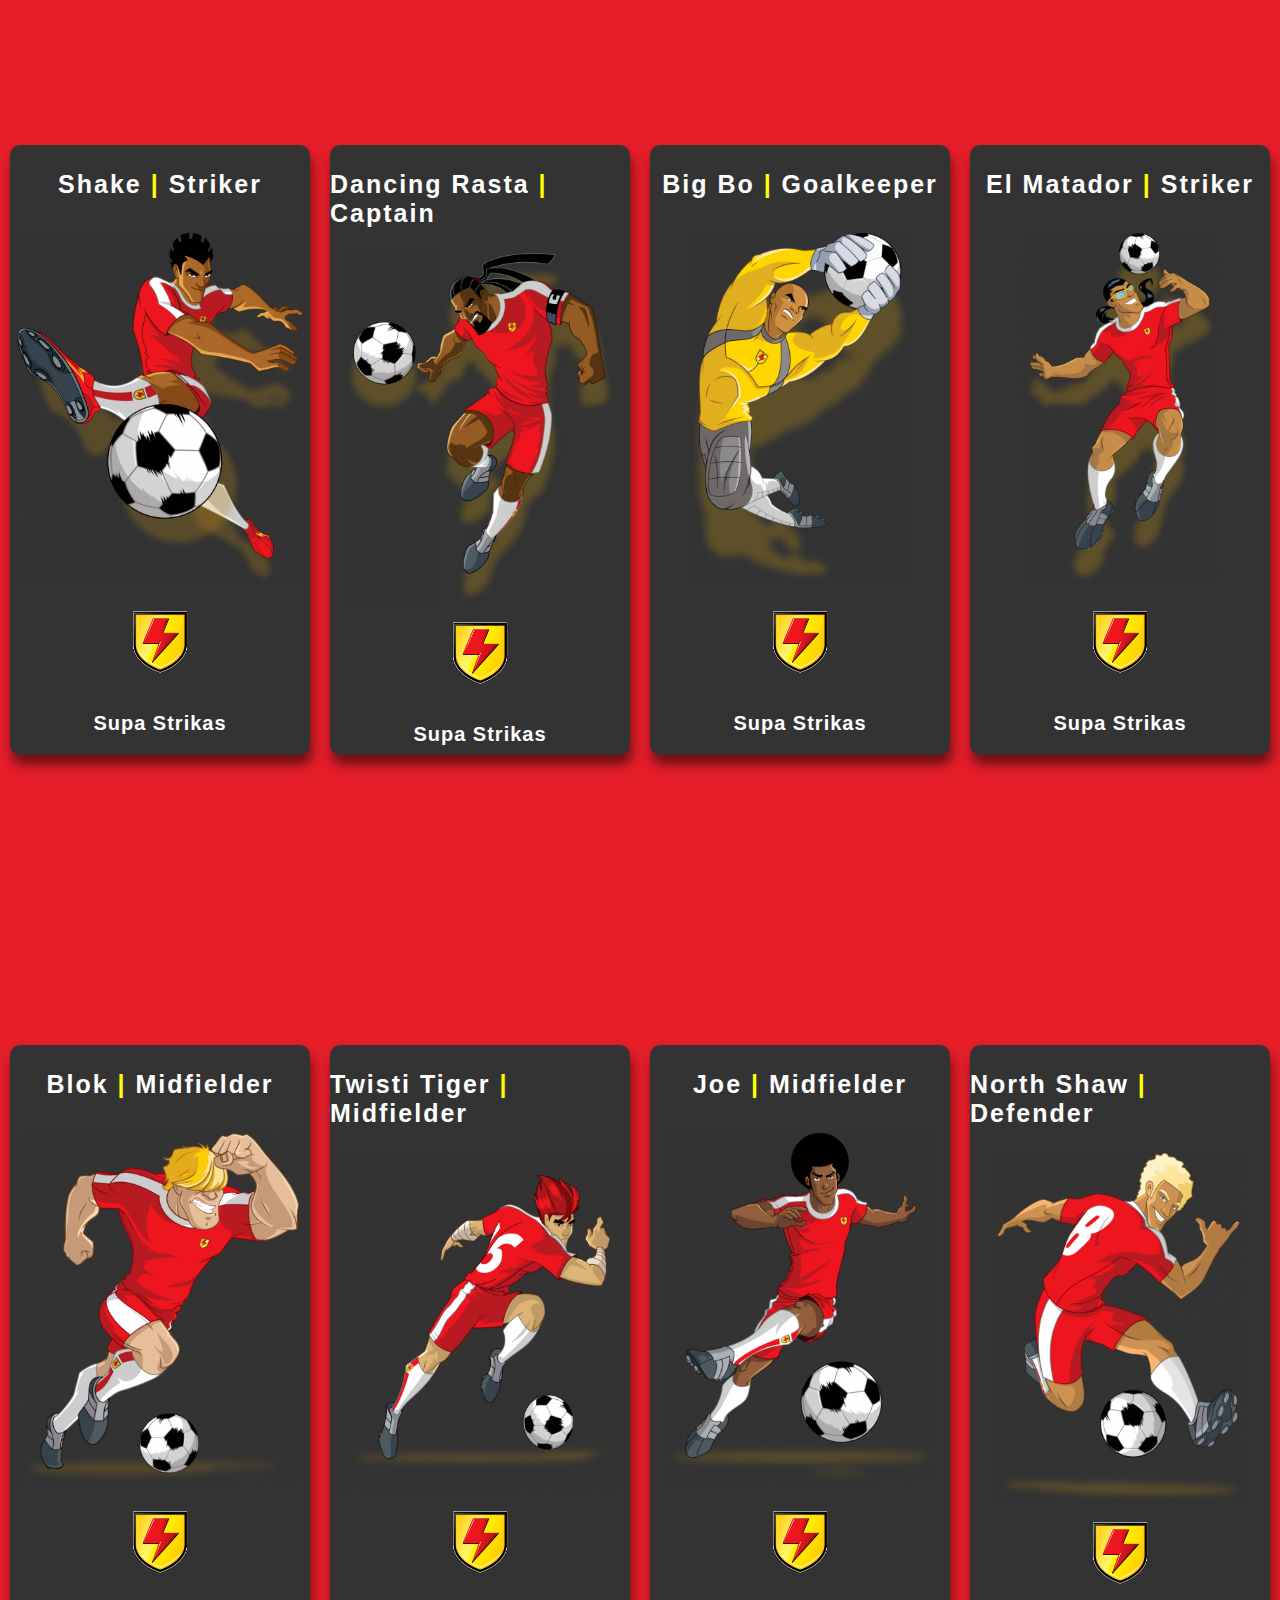
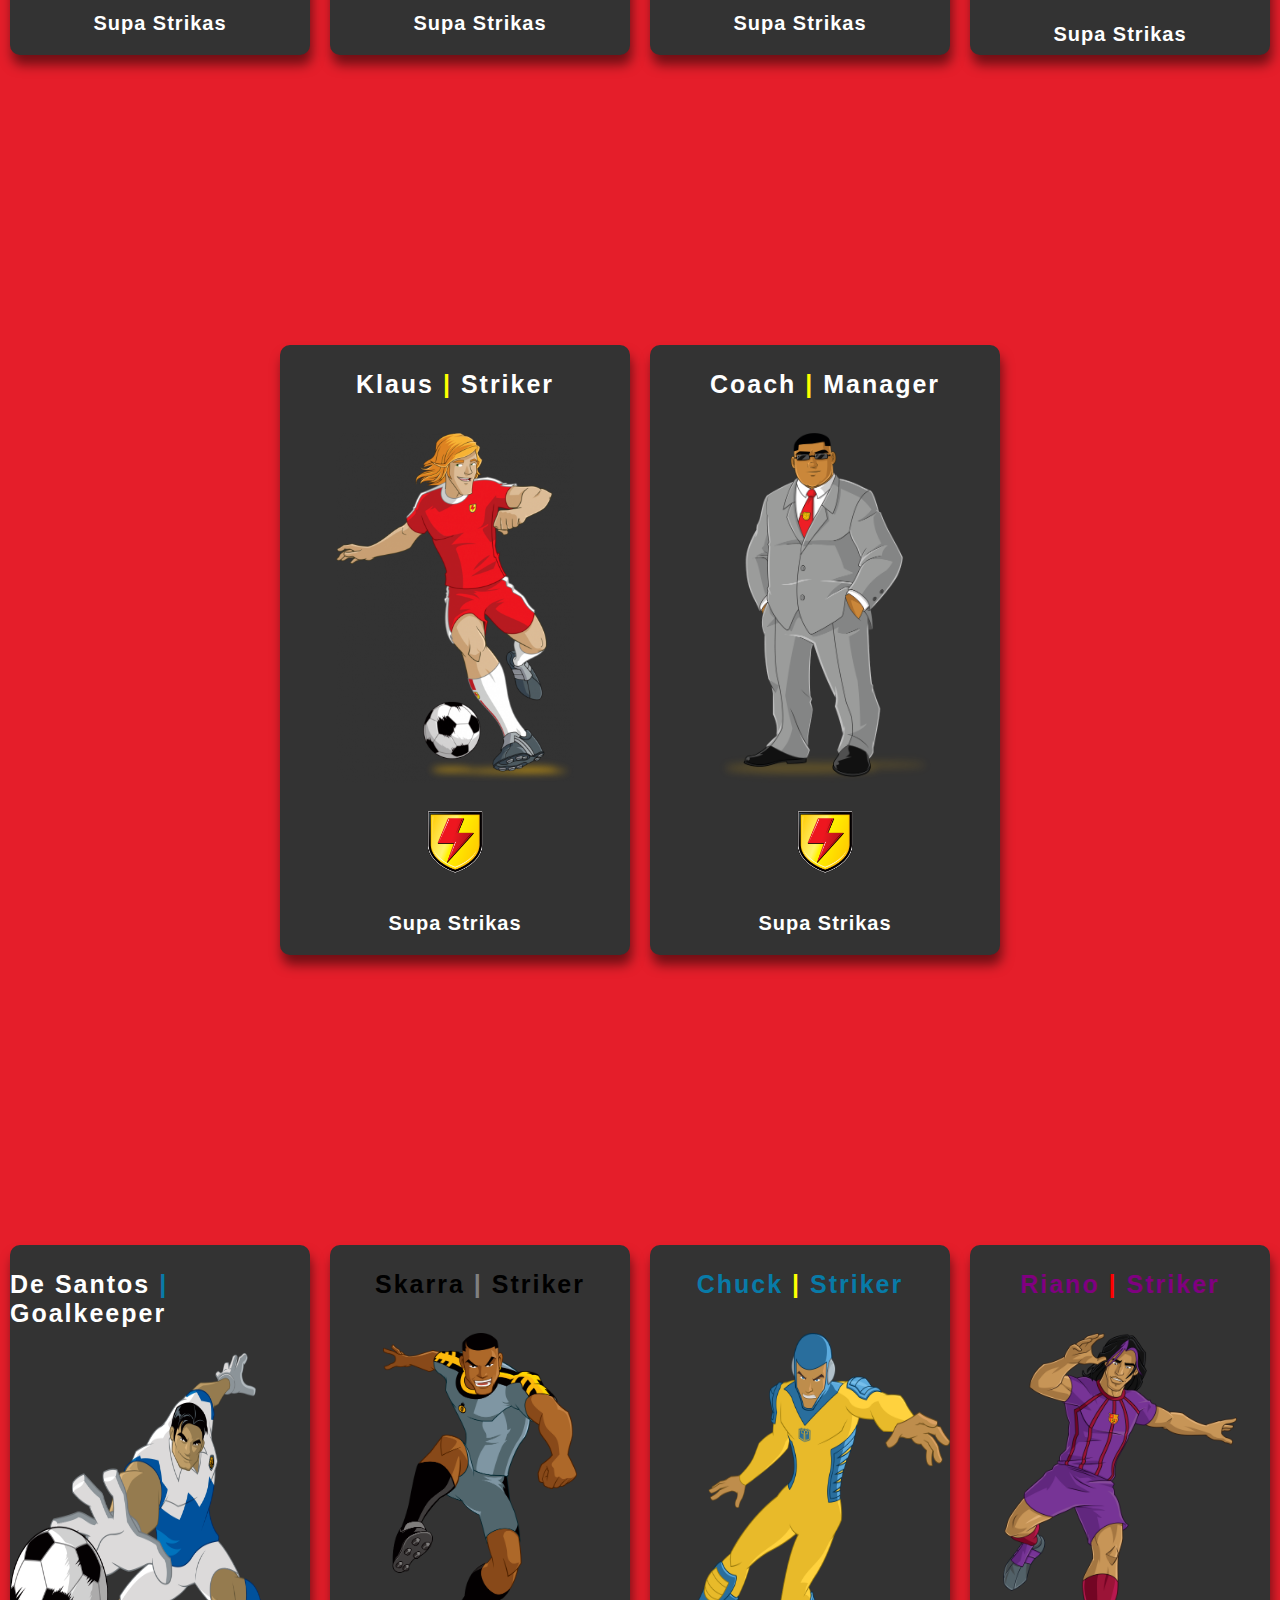
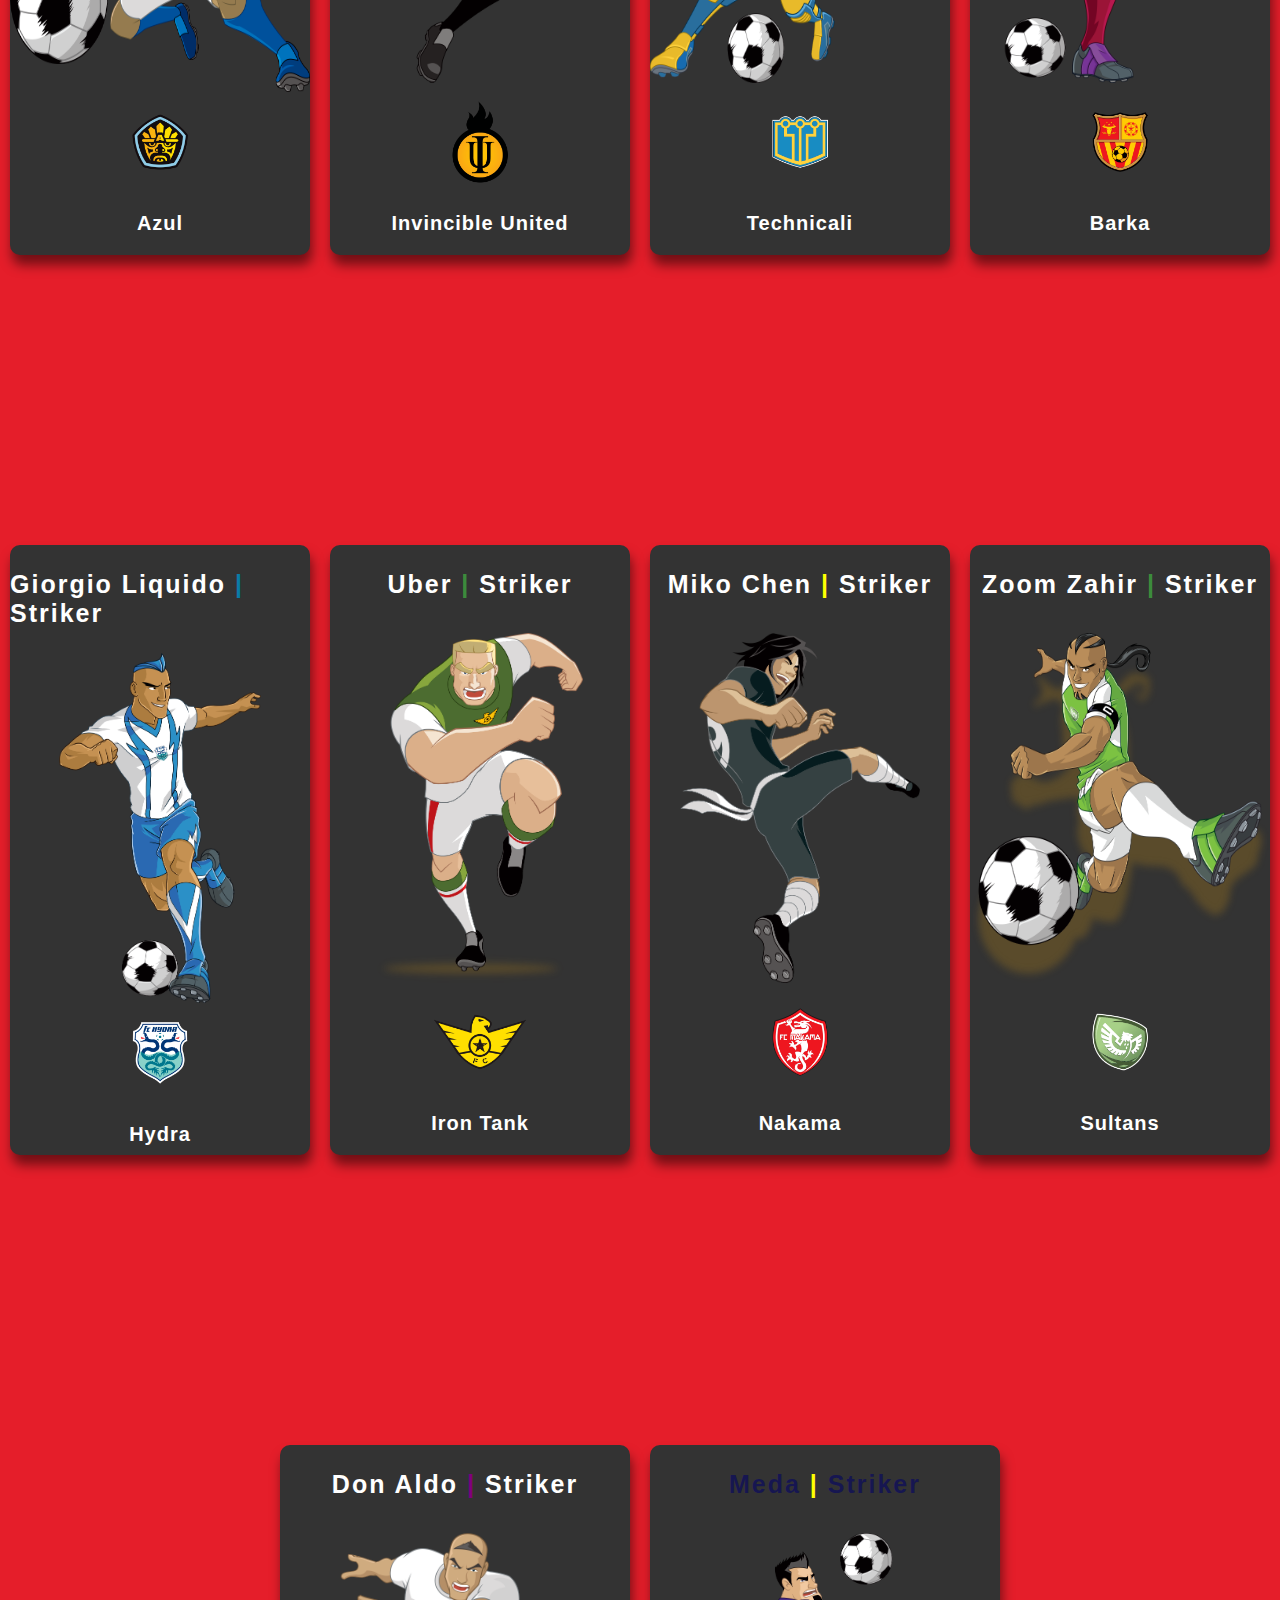
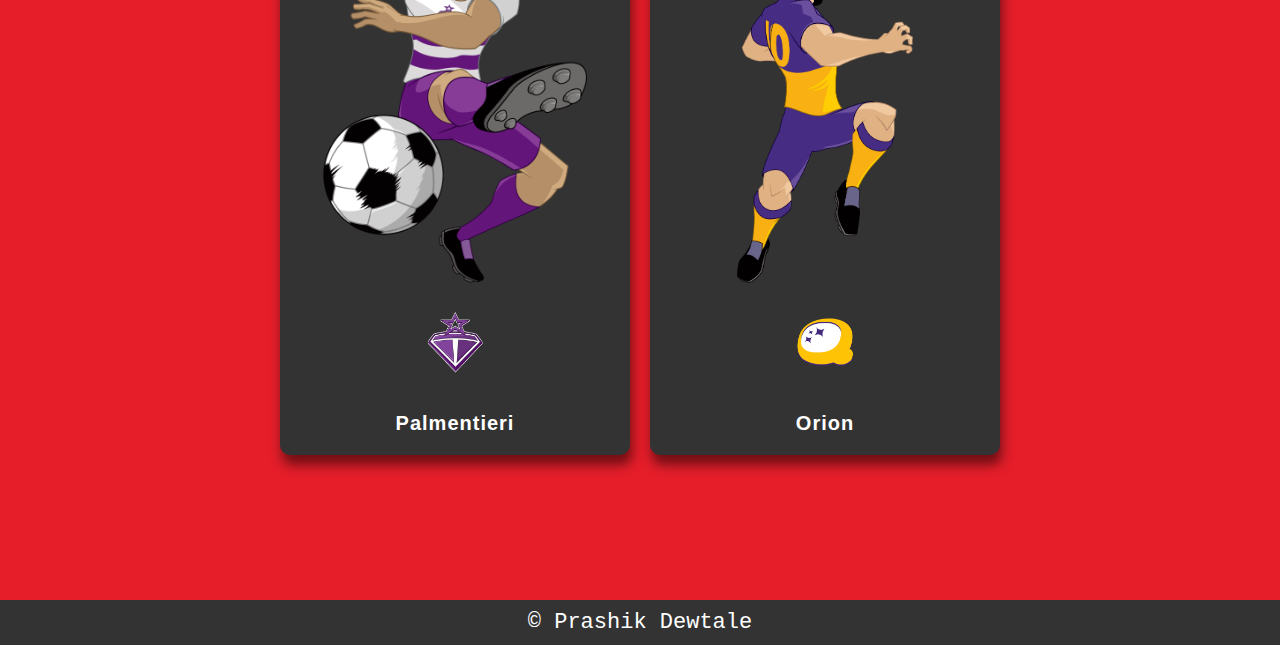
<file: card.html>
<!DOCTYPE html>
<html lang="en">
<head>
    <meta charset="UTF-8">
    <meta name="viewport" content="width=device-width, initial-scale=1.0">
    <title>Team</title>
    <style>
        body{
            margin: 0;
            padding: 0;
        }
        ul{
            list-style: none;
        }
        a{
            text-decoration: none;
        }
        .container{
            width: 100%;
            height: 100vh;
            background-color:#e51e2a;
            display: flex;
            justify-content: center;
            align-items: center;
        }
        .box{
            width: 350px;
            height: 610px;
            background-color: #333;
            border-radius: 10px;
            box-shadow: 2px 10px 12px rgba(0,0,0,0.5);
            display: flex;
            flex-direction: column;
            align-items: center;
            justify-content: space-between;
            margin: 20px 10px;
            box-sizing: border-box;

        }
        .box:hover{
         
        }
        .model{
              height: 350px;
              max-height: 100%;
              max-width: 100%;
        }
        .details{
            display: flex;
            flex-direction: column;
            align-items: center;
            width: 300px;
        }
        .details p{
            font-family: 'Gill Sans', 'Gill Sans MT', Calibri, 'Trebuchet MS', sans-serif;
            font-weight: bold;
            color: white;
            text-align: center;
            margin-top: 20px;
            font-size: 20px;
            letter-spacing: 1px;
        
        }
        .supa{
            color:#fff;
            font-weight: bold;
            letter-spacing: 2px;
            font-family: 'Gill Sans', 'Gill Sans MT', Calibri, 'Trebuchet MS', sans-serif;
            font-size: 25px;
        }
        .uni{
            color:#000;
            font-weight: bold;
            letter-spacing: 2px;
            font-family: 'Gill Sans', 'Gill Sans MT', Calibri, 'Trebuchet MS', sans-serif;
            font-size: 25px;
        }
        .tech{
            color:rgb(8, 123, 168);
            font-weight: bold;
            letter-spacing: 2px;
            font-family: 'Gill Sans', 'Gill Sans MT', Calibri, 'Trebuchet MS', sans-serif;
            font-size: 25px;
        }
        .azul,.uber,.zoom ,.don, .miko{
            color:#fff;
            font-weight: bold;
            letter-spacing: 2px;
            font-family: 'Gill Sans', 'Gill Sans MT', Calibri, 'Trebuchet MS', sans-serif;
            font-size: 25px;
        }
        .riano{
            color:purple;
            font-weight: bold;
            letter-spacing: 2px;
            font-family: 'Gill Sans', 'Gill Sans MT', Calibri, 'Trebuchet MS', sans-serif;
            font-size: 25px;
        }
        .meda{
            color:rgba(9, 9, 95, 0.698);
            font-weight: bold;
            letter-spacing: 2px;
            font-family: 'Gill Sans', 'Gill Sans MT', Calibri, 'Trebuchet MS', sans-serif;
            font-size: 25px;
        }
        span{
            color: yellow;
        }
        .uni span{
            color: grey;
        }
        .azul span {
            color:rgb(8, 123, 168) ;
        }
        .riano span{
            color: red;
        }
        .uber span,.zoom span{
            color: rgba(68, 209, 68, 0.589);
        }
        .don span{
            color:purple
        }
        .footer{
            width: 100%;
            height: 30px;
        }
        .footer .text {
            padding-top: 10px;
            text-align: center;
            color: #fff;
            background: #333;
            font-size: 22px;
            padding-bottom: 10px;
            font-family: monospace;
        }
    </style>
</head>
<body>
    <div class="container">
        <div class="box">
          <p class="supa"> Shake <span> |</span> Striker </p>
          <img src="Shakes.png" alt="" class="model">
          <div class="details">
              <img src="Supa_Strikas_0.png" alt="" class="logo" width="100" style="height:auto">
              <p>Supa Strikas</p>
          </div>
        </div>


        <div class="box">
            <p class="supa"> Dancing Rasta <span> |</span> Captain </p>
            <img src="Dancing_Rasta.png" alt="" class="model">
            <div class="details">
                <img src="Supa_Strikas_0.png" alt="" class="logo" width="100" style="height:auto">
                <p>Supa Strikas</p>
            </div>
          </div>


        <div class="box">
            <p class="supa" > Big Bo<span> |</span> Goalkeeper </p>
            <img src="Big_Bo.png" alt="" class="model">
            <div class="details">
                <img src="Supa_Strikas_0.png" alt="" class="logo" width="100" style="height:auto">
                <p>Supa Strikas</p>
            </div>
          </div>

          <div class="box">
            <p class="supa" > El Matador<span> |</span> Striker </p>
            <img src="El_Matador.png" alt="" class="model">
            <div class="details">
                <img src="Supa_Strikas_0.png" alt="" class="logo" width="100" style="height:auto">
                <p>Supa Strikas</p>
            </div>
          </div>


    </div>



    <div class="container">
        <div class="box">
          <p class="supa"> Blok <span> |</span> Midfielder </p>
          <img src="Blok.png" alt="" class="model">
          <div class="details">
              <img src="Supa_Strikas_0.png" alt="" class="logo" width="100" style="height:auto">
              <p>Supa Strikas</p>
          </div>
        </div>


        <div class="box">
            <p class="supa"> Twisti Tiger <span> |</span> Midfielder </p>
            <img src="Twisting_Tiger.png" alt="" class="model">
            <div class="details">
                <img src="Supa_Strikas_0.png" alt="" class="logo" width="100" style="height:auto">
                <p>Supa Strikas</p>
            </div>
          </div>


        <div class="box">
            <p class="supa" > Joe<span> |</span> Midfielder </p>
            <img src="Cool_Joe.png" alt="" class="model">
            <div class="details">
                <img src="Supa_Strikas_0.png" alt="" class="logo" width="100" style="height:auto">
                <p>Supa Strikas</p>
            </div>
          </div>

          <div class="box">
            <p class="supa" > North Shaw<span> |</span> Defender </p>
            <img src="North_Shaw.png" alt="" class="model">
            <div class="details">
                <img src="Supa_Strikas_0.png" alt="" class="logo" width="100" style="height:auto">
                <p>Supa Strikas</p>
            </div>
          </div>


    </div>

    <div class="container">
        <div class="box">
          <p class="supa">Klaus<span> |</span> Striker </p>
          <img src="Klaus.png" alt="" class="model">
          <div class="details">
              <img src="Supa_Strikas_0.png" alt="" class="logo" width="100" style="height:auto">
              <p>Supa Strikas</p>
          </div>
        </div>


        <div class="box">
            <p class="supa"> Coach <span> |</span> Manager </p>
            <img src="Coach.png" alt="" class="model">
            <div class="details">
                <img src="Supa_Strikas_0.png" alt="" class="logo" width="100" style="height:auto">
                <p>Supa Strikas</p>
            </div>
          </div>


    </div>




    <div class="container">
        <div class="box">
          
            <p class="azul"> De Santos <span> |</span> Goalkeeper </p>
            <img src="De_Los_Santos_0.png" alt="" class="model">
            <div class="details">
                <img src="teamlogo/Azul_0.png" alt="" class="logo" width="100" style="height:auto">
                <p>Azul</p>
            </div>
          </div>
          <div class="box">
          
            <p class="uni"> Skarra <span> |</span> Striker </p>
            <img src="Skarra_0.png" alt="" class="model">
            <div class="details">
                <img src="teamlogo/Invincible_United_0.png" alt="" class="logo" width="100" style="height:auto">
                <p>Invincible United</p>
            </div>
          </div>

          <div class="box">
            <p class="tech"> Chuck <span> |</span> Striker </p>
            <img src="Chuck_T_0.png" alt="" class="model">
            <div class="details">
                <img src="teamlogo/Technicali_0.png" alt="" class="logo" width="100" style="height:auto">
                <p>Technicali</p>
            </div>
          </div>

          
          <div class="box">
            <p class="riano"> Riano <span> |</span> Striker </p>
            <img src="Riano_0.png" alt="" class="model">
            <div class="details">
                <img src="teamlogo/Barka_0.png" alt="" class="logo" width="100" style="height:auto">
                <p>Barka</p>
            </div>
          </div>
    </div>

    <div class="container">
        <div class="box">
          
            <p class="azul"> Giorgio Liquido <span> |</span> Striker </p>
            <img src="Giorgio_Liquido_0.png" alt="" class="model">
            <div class="details">
                <img src="teamlogo/Hydra_0.png" alt="" class="logo" width="100" style="height:auto">
                <p>Hydra</p>
            </div>
          </div>
          <div class="box">
          
            <p class="uber"> Uber <span> |</span> Striker </p>
            <img src="Uber_0.png" alt="" class="model">
            <div class="details">
                <img src="teamlogo/Iron_Tank_0.png" alt="" class="logo" width="100" style="height:auto">
                <p>Iron Tank</p>
            </div>
          </div>

          <div class="box">
            <p class="miko">Miko Chen <span> |</span> Striker </p>
            <img src="Miko_Chen_1.png" alt="" class="model">
            <div class="details">
                <img src="teamlogo/Nakama_0.png" alt="" class="logo" width="100" style="height:auto">
                <p>Nakama</p>
            </div>
          </div>

          
          <div class="box">
            <p class="zoom"> Zoom Zahir <span> |</span> Striker </p>
            <img src="Zoom_Zahir_0.png" alt="" class="model">
            <div class="details">
                <img src="teamlogo/Sultans_0.png" alt="" class="logo" width="100" style="height:auto">
                <p>Sultans</p>
            </div>
          </div>
    </div>

    <div class="container">
        <div class="box">
          
            <p class="don"> Don Aldo <span> |</span> Striker </p>
            <img src="Don_Aldo_1.png" alt="" class="model">
            <div class="details">
                <img src="teamlogo/Palmentieri_0.png" alt="" class="logo" width="100" style="height:auto">
                <p>Palmentieri</p>
            </div>
          </div>
          <div class="box">
          
            <p class="meda"> Meda <span> |</span> Striker </p>
            <img src="Meda_1.png" alt="" class="model">
            <div class="details">
                <img src="teamlogo/Orion_0.png" alt="" class="logo" width="100" style="height:auto">
                <p>Orion</p>
            </div>
        </div>
    </div>
    <div class="footer">
        <div class="text">&copy; Prashik Dewtale</div>

    </div>
</body>
</html>
</file>
